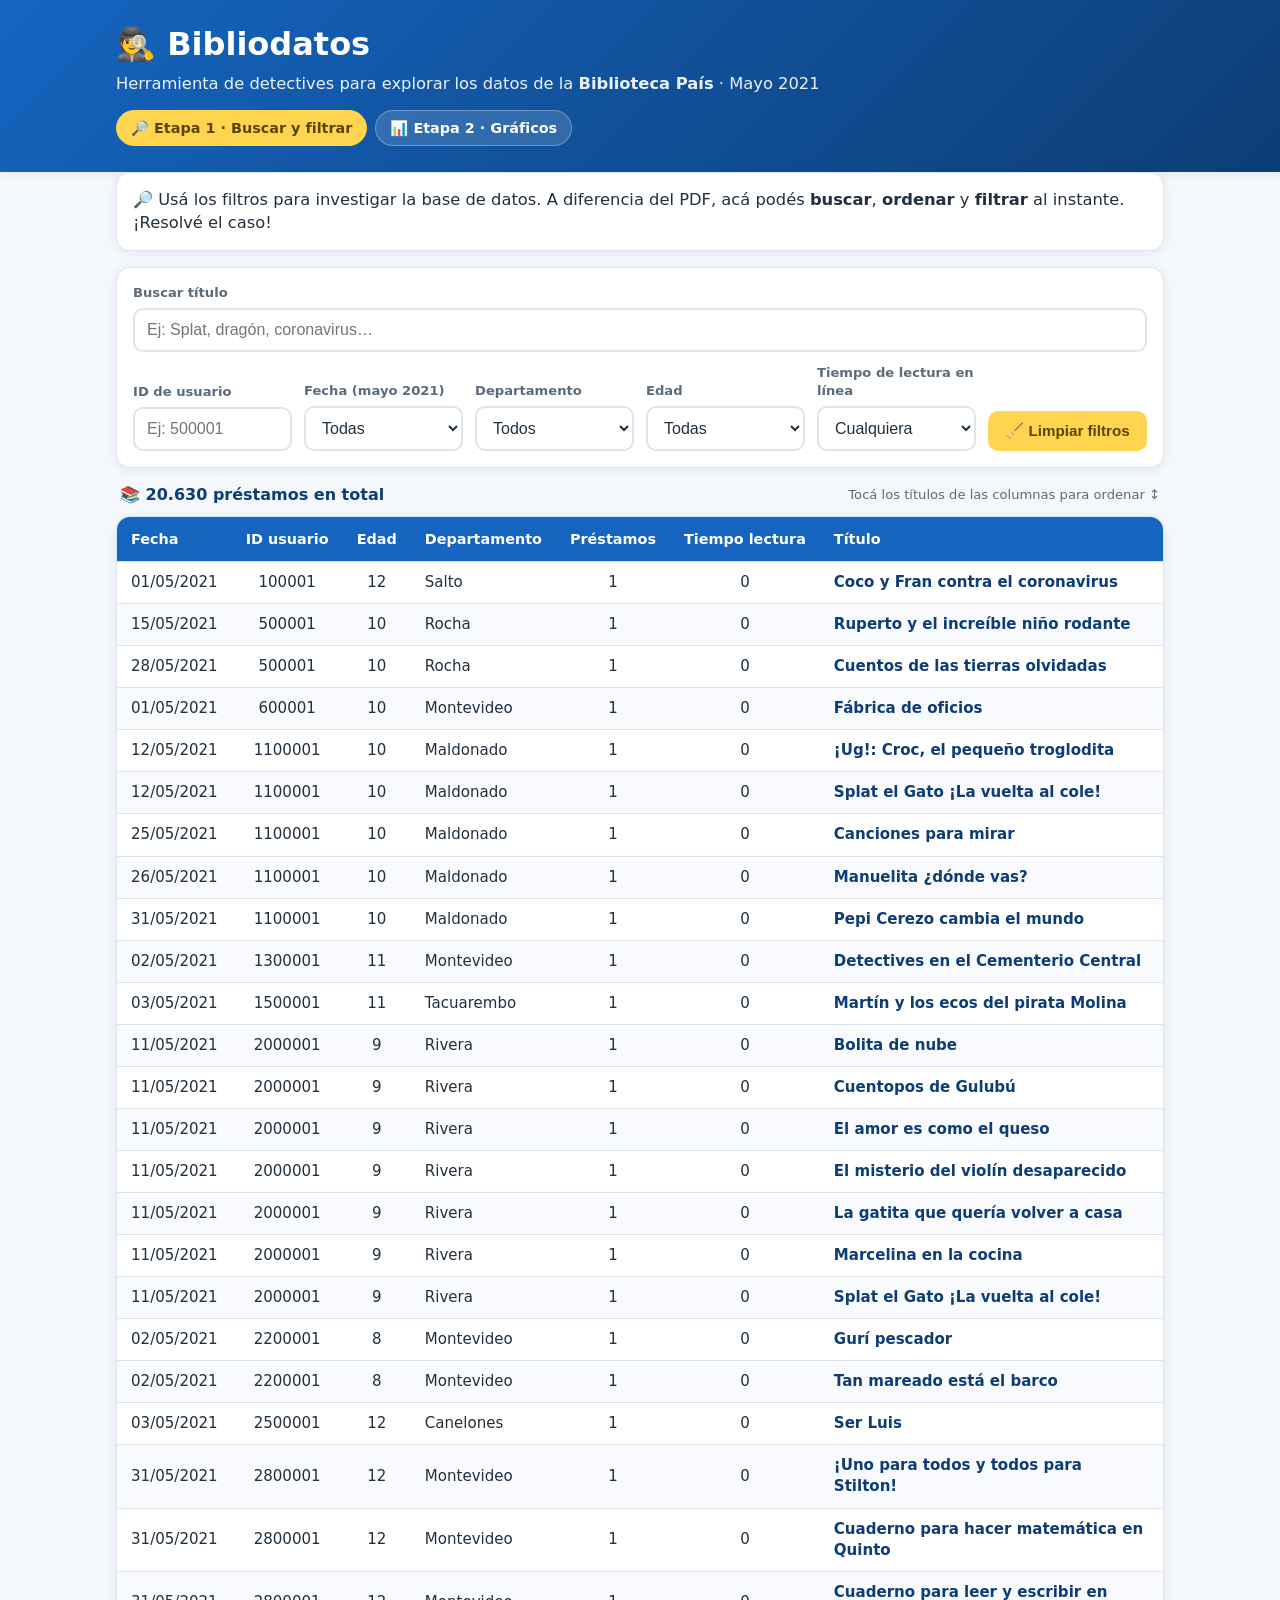
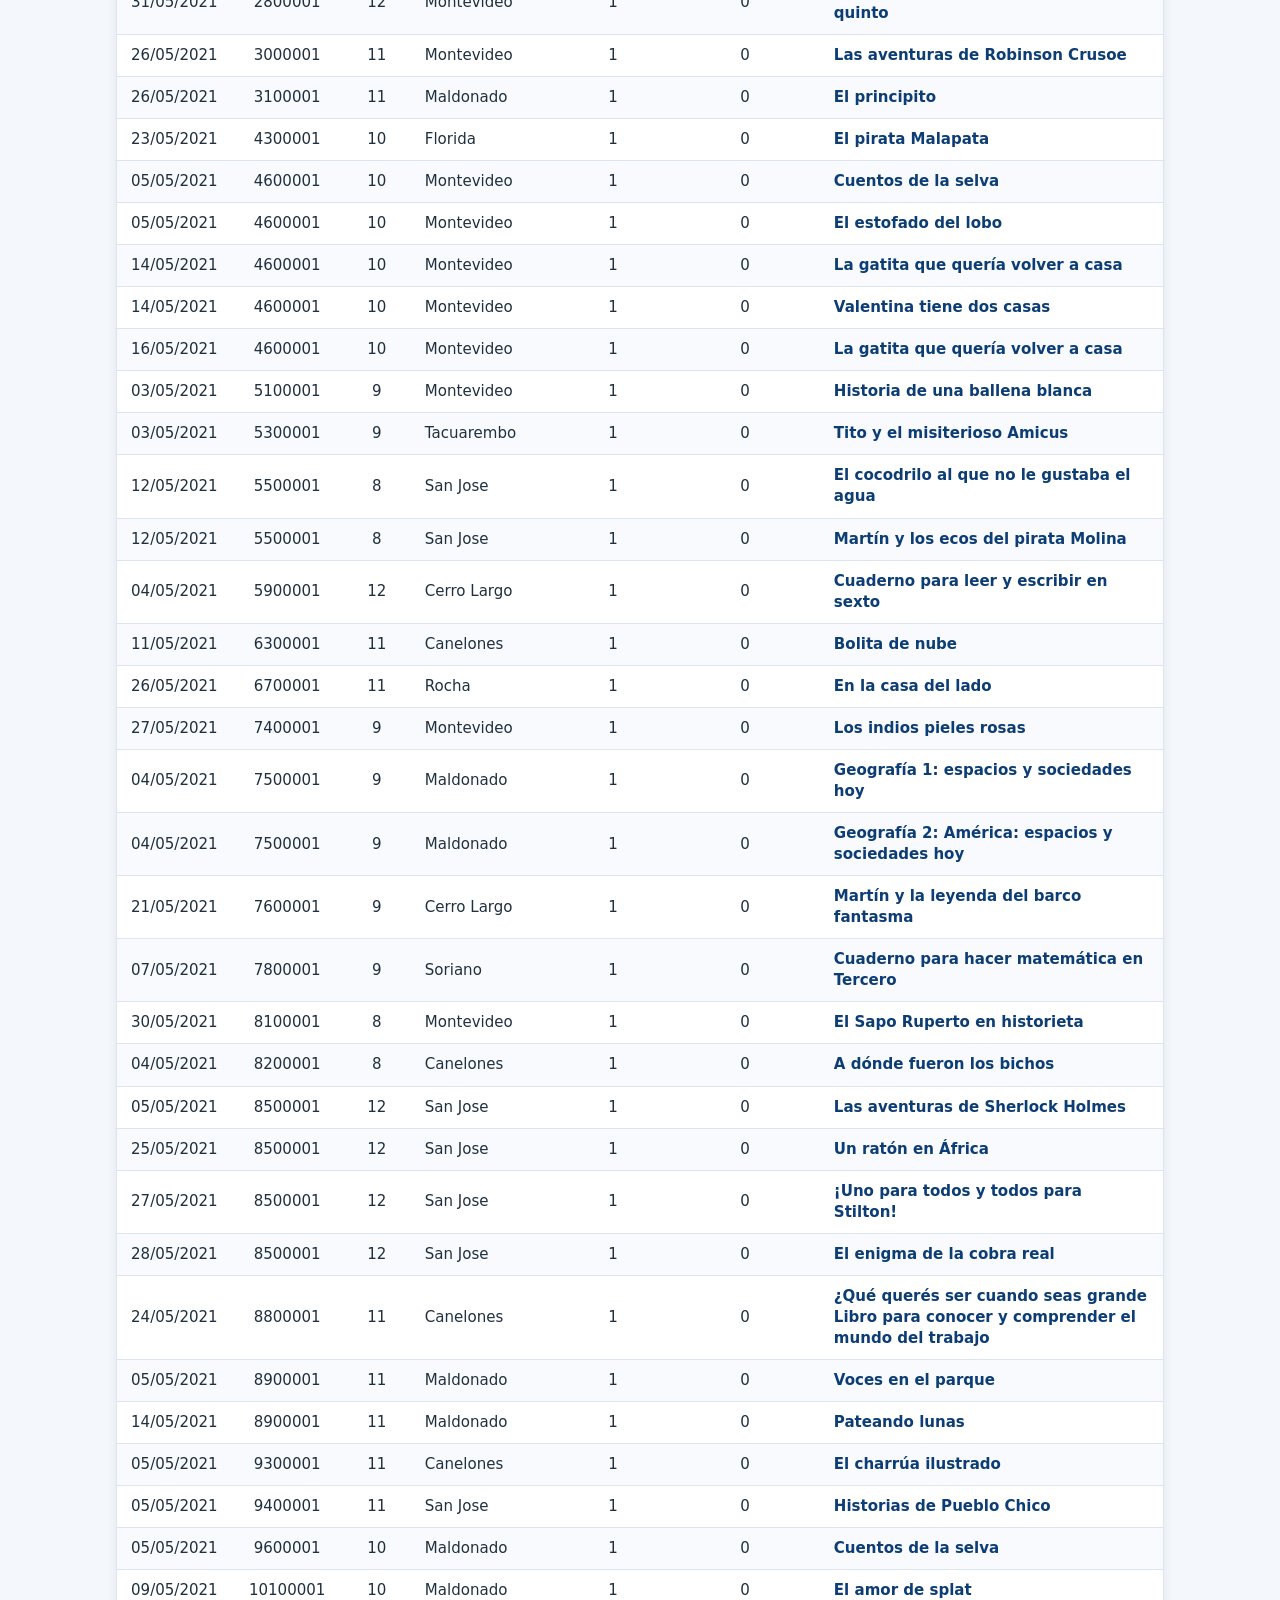
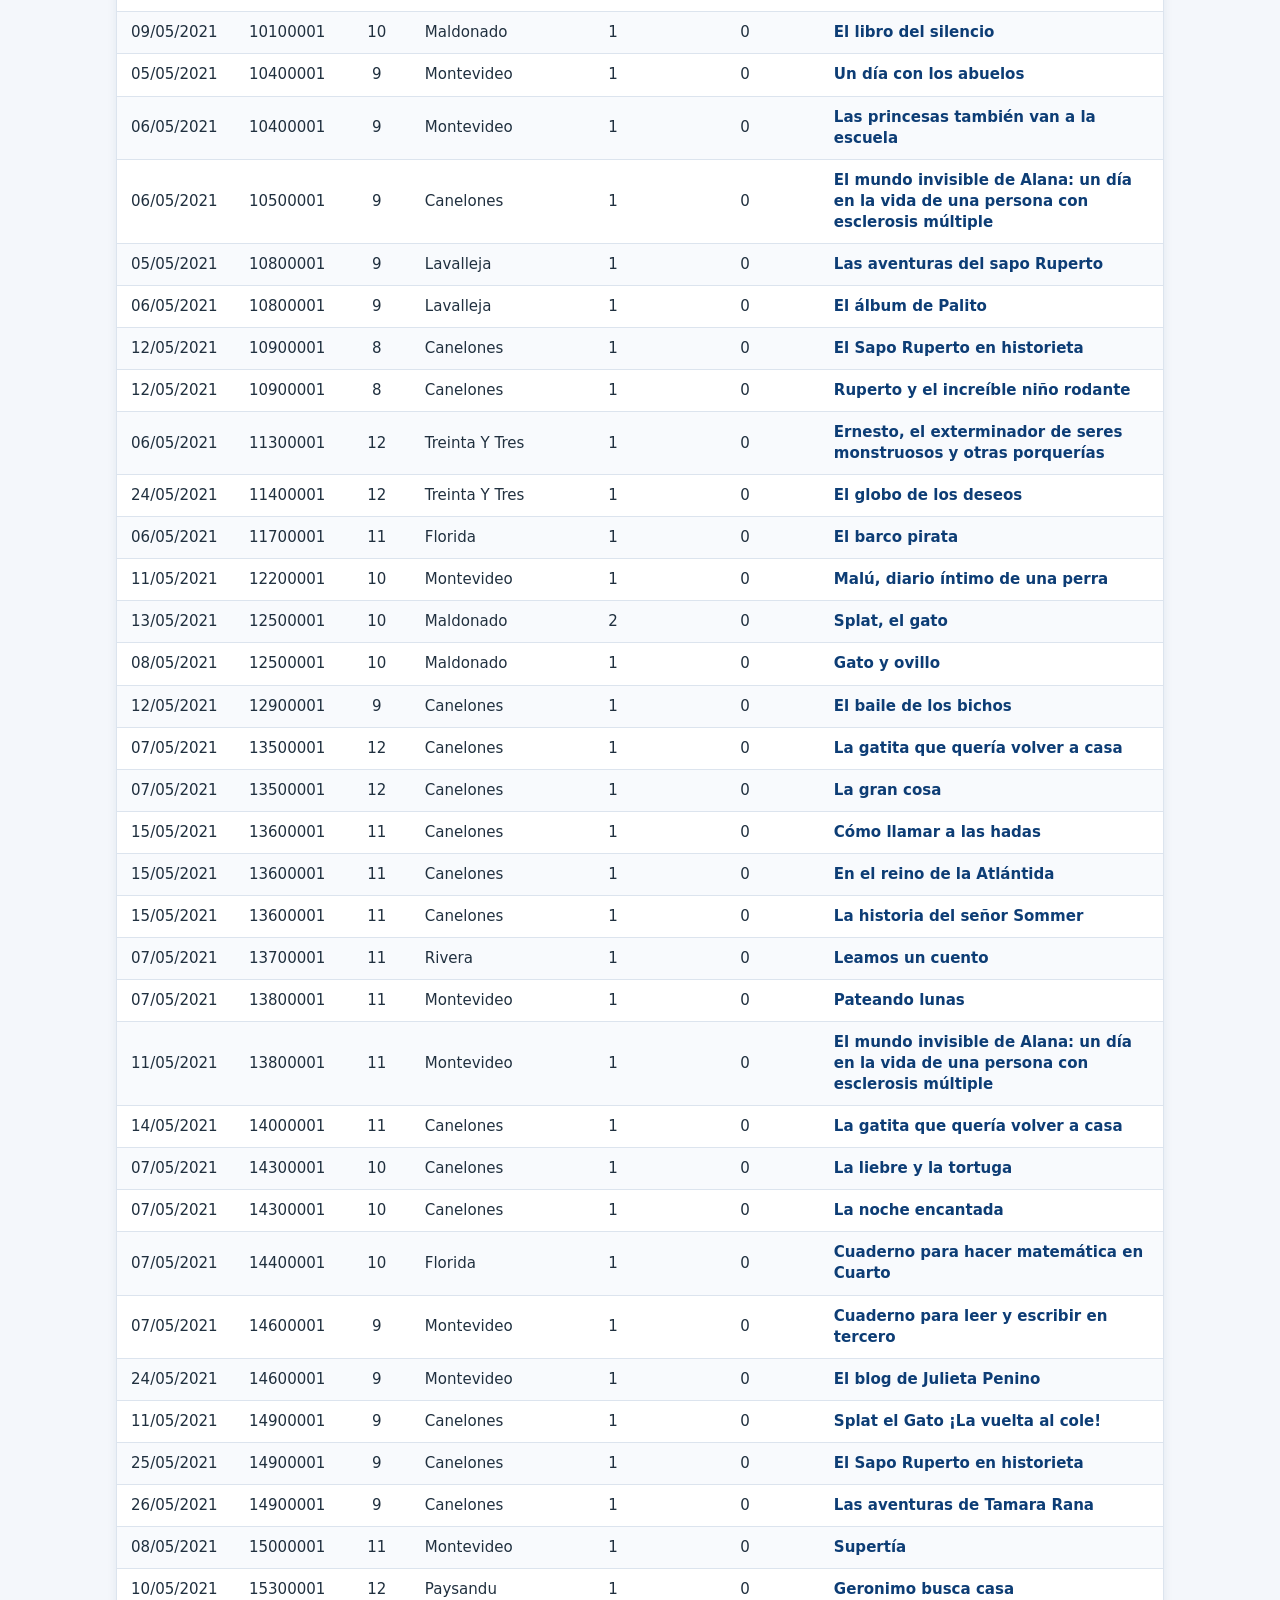
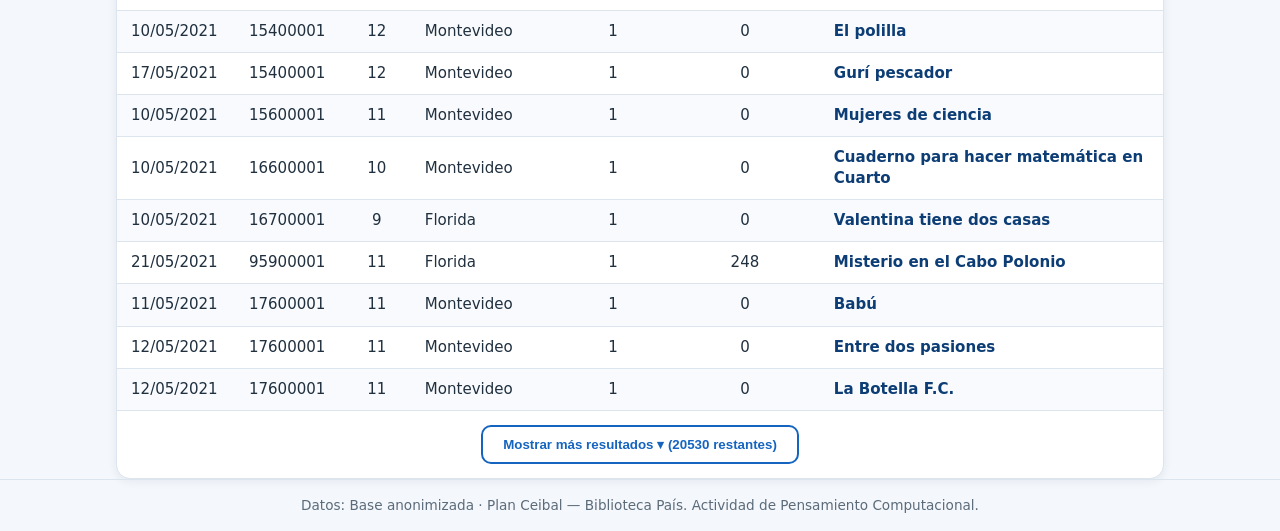
<file: index.html>
<!DOCTYPE html>
<html lang="es">
<head>
<meta charset="UTF-8">
<meta name="viewport" content="width=device-width, initial-scale=1.0">
<title>🔍 Bibliodatos — Biblioteca País</title>
<link rel="stylesheet" href="style.css">
<link rel="stylesheet" href="graficos.css">
</head>
<body>
<header>
  <div class="wrap">
    <h1>🕵️ Bibliodatos</h1>
    <p class="sub">Herramienta de detectives para explorar los datos de la <strong>Biblioteca País</strong> · Mayo 2021</p>
    <nav class="nav-etapas">
      <a href="index.html" class="activo" aria-current="page">🔎 Etapa 1 · Buscar y filtrar</a>
      <a href="graficos.html">📊 Etapa 2 · Gráficos</a>
    </nav>
  </div>
</header>

<main class="wrap">

  <section class="panel intro">
    <p>🔎 Usá los filtros para investigar la base de datos. A diferencia del PDF, acá podés
    <strong>buscar</strong>, <strong>ordenar</strong> y <strong>filtrar</strong> al instante. ¡Resolvé el caso!</p>
  </section>

  <section class="panel filtros">
    <div class="campo campo-busca">
      <label for="busca">Buscar título</label>
      <input type="text" id="busca" placeholder="Ej: Splat, dragón, coronavirus…" autocomplete="off">
    </div>
    <div class="campo">
      <label for="usuario">ID de usuario</label>
      <input type="number" id="usuario" placeholder="Ej: 500001" autocomplete="off">
    </div>
    <div class="campo">
      <label for="fecha">Fecha (mayo 2021)</label>
      <select id="fecha"><option value="">Todas</option></select>
    </div>
    <div class="campo">
      <label for="depto">Departamento</label>
      <select id="depto"><option value="">Todos</option></select>
    </div>
    <div class="campo">
      <label for="edad">Edad</label>
      <select id="edad"><option value="">Todas</option></select>
    </div>
    <div class="campo">
      <label for="tiempo">Tiempo de lectura en línea</label>
      <select id="tiempo">
        <option value="">Cualquiera</option>
        <option value="0">Sin lectura en línea (0 min)</option>
        <option value="1-10">1 a 10 min</option>
        <option value="11-30">11 a 30 min</option>
        <option value="31-60">31 a 60 min</option>
        <option value="61-">Más de 60 min</option>
      </select>
    </div>
    <div class="campo campo-btn">
      <button id="limpiar" type="button">🧹 Limpiar filtros</button>
    </div>
  </section>

  <section class="conteo">
    <span id="conteo">…</span>
    <span class="hint">Tocá los títulos de las columnas para ordenar ↕</span>
  </section>

  <section class="tabla-wrap">
    <table id="tabla">
      <thead>
        <tr>
          <th data-col="fecha">Fecha</th>
          <th data-col="id">ID usuario</th>
          <th data-col="edad">Edad</th>
          <th data-col="depto">Departamento</th>
          <th data-col="prestamos">Préstamos</th>
          <th data-col="tiempo">Tiempo lectura</th>
          <th data-col="titulo">Título</th>
        </tr>
      </thead>
      <tbody id="cuerpo"></tbody>
    </table>
    <div id="vacio" class="vacio" hidden>😕 No hay resultados con esos filtros. Probá cambiarlos.</div>
    <div id="mas-wrap" class="mas-wrap" hidden>
      <button id="mas" type="button">Mostrar más resultados ▾</button>
    </div>
  </section>

</main>

<footer>
  <div class="wrap">
    <p>Datos: Base anonimizada · Plan Ceibal — Biblioteca País. Actividad de Pensamiento Computacional.</p>
  </div>
</footer>

<script src="app.js"></script>
</body>
</html>
</file>
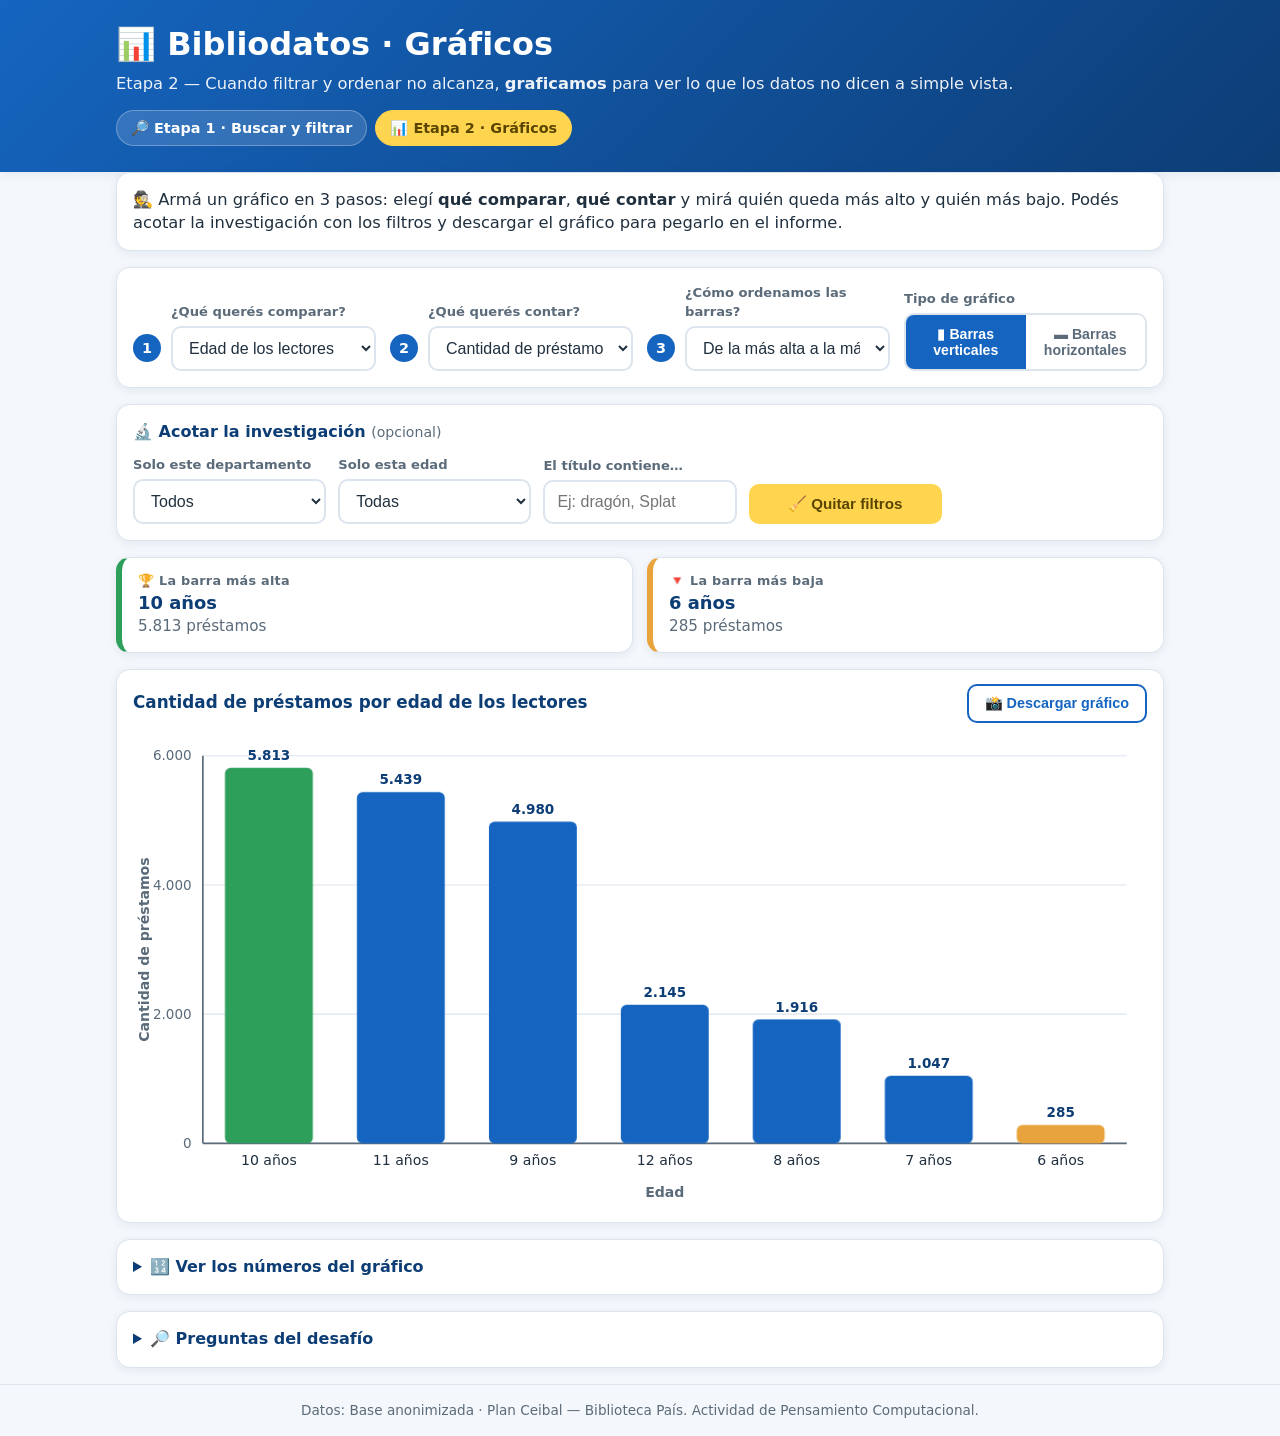
<file: graficos.html>
<!DOCTYPE html>
<html lang="es">
<head>
<meta charset="UTF-8">
<meta name="viewport" content="width=device-width, initial-scale=1.0">
<title>📊 Bibliodatos — Gráficos (Etapa 2)</title>
<link rel="stylesheet" href="style.css">
<link rel="stylesheet" href="graficos.css">
</head>
<body>
<header>
  <div class="wrap">
    <h1>📊 Bibliodatos · Gráficos</h1>
    <p class="sub">Etapa 2 — Cuando filtrar y ordenar no alcanza, <strong>graficamos</strong> para ver lo que los datos no dicen a simple vista.</p>
    <nav class="nav-etapas">
      <a href="index.html">🔎 Etapa 1 · Buscar y filtrar</a>
      <a href="graficos.html" class="activo" aria-current="page">📊 Etapa 2 · Gráficos</a>
    </nav>
  </div>
</header>

<main class="wrap">

  <section class="panel intro">
    <p>🕵️ Armá un gráfico en 3 pasos: elegí <strong>qué comparar</strong>, <strong>qué contar</strong> y mirá quién queda
    más alto y quién más bajo. Podés acotar la investigación con los filtros y descargar el gráfico para pegarlo en el informe.</p>
  </section>

  <section class="panel constructor">
    <div class="paso">
      <span class="paso-num">1</span>
      <div class="campo">
        <label for="dim">¿Qué querés comparar?</label>
        <select id="dim">
          <option value="edad">Edad de los lectores</option>
          <option value="depto">Departamento</option>
          <option value="dia">Día de mayo</option>
          <option value="rango">Tiempo de lectura en línea</option>
          <option value="titulo">Título del libro</option>
          <option value="usuario">ID de usuario</option>
        </select>
      </div>
    </div>

    <div class="paso">
      <span class="paso-num">2</span>
      <div class="campo">
        <label for="metrica">¿Qué querés contar?</label>
        <select id="metrica">
          <option value="prestamos">Cantidad de préstamos</option>
          <option value="lectores">Lectores distintos</option>
          <option value="minutos">Minutos leídos en línea (total)</option>
          <option value="promedio">Minutos leídos (promedio)</option>
        </select>
      </div>
    </div>

    <div class="paso">
      <span class="paso-num">3</span>
      <div class="campo">
        <label for="orden">¿Cómo ordenamos las barras?</label>
        <select id="orden">
          <option value="valor-desc">De la más alta a la más baja</option>
          <option value="valor-asc">De la más baja a la más alta</option>
          <option value="natural">Por categoría (edad, fecha, A-Z…)</option>
        </select>
      </div>
    </div>

    <div class="campo campo-top" id="wrap-top" hidden>
      <label for="top">¿Cuántas barras mostramos?</label>
      <select id="top">
        <option value="5">Las 5 primeras</option>
        <option value="10" selected>Las 10 primeras</option>
        <option value="15">Las 15 primeras</option>
        <option value="20">Las 20 primeras</option>
      </select>
    </div>

    <div class="campo campo-tipo">
      <label>Tipo de gráfico</label>
      <div class="segmentado" role="group" aria-label="Tipo de gráfico">
        <button type="button" id="tipo-v" class="activo" aria-pressed="true">▮ Barras verticales</button>
        <button type="button" id="tipo-h" aria-pressed="false">▬ Barras horizontales</button>
      </div>
    </div>
  </section>

  <section class="panel filtros filtros-graf">
    <p class="filtros-titulo">🔬 Acotar la investigación <span>(opcional)</span></p>
    <div class="campo">
      <label for="f-depto">Solo este departamento</label>
      <select id="f-depto"><option value="">Todos</option></select>
    </div>
    <div class="campo">
      <label for="f-edad">Solo esta edad</label>
      <select id="f-edad"><option value="">Todas</option></select>
    </div>
    <div class="campo">
      <label for="f-titulo">El título contiene…</label>
      <input type="text" id="f-titulo" placeholder="Ej: dragón, Splat" autocomplete="off">
    </div>
    <div class="campo campo-btn">
      <button id="f-limpiar" type="button">🧹 Quitar filtros</button>
    </div>
  </section>

  <section class="hallazgo" id="hallazgo" hidden>
    <div class="tarjeta tarjeta-max">
      <span class="tarjeta-rot">🏆 La barra más alta</span>
      <strong id="max-label">—</strong>
      <span id="max-valor" class="tarjeta-valor">—</span>
    </div>
    <div class="tarjeta tarjeta-min">
      <span class="tarjeta-rot">🔻 La barra más baja</span>
      <strong id="min-label">—</strong>
      <span id="min-valor" class="tarjeta-valor">—</span>
    </div>
  </section>

  <section class="grafico-wrap">
    <div class="grafico-barra-sup">
      <h2 id="titulo-graf">Gráfico</h2>
      <button id="descargar" type="button">📸 Descargar gráfico</button>
    </div>
    <div id="grafico" class="grafico" aria-live="polite"></div>
    <p id="graf-vacio" class="vacio" hidden>😕 Con esos filtros no quedan datos para graficar. Probá quitar alguno.</p>
  </section>

  <details class="panel tabla-datos">
    <summary>🔢 Ver los números del gráfico</summary>
    <div class="tabla-wrap tabla-wrap-graf">
      <table id="tabla-graf">
        <thead><tr><th>Categoría</th><th>Valor</th><th>Parte del total</th></tr></thead>
        <tbody id="cuerpo-graf"></tbody>
      </table>
    </div>
    <button id="copiar" type="button">📋 Copiar los datos</button>
    <span id="copiado" class="copiado" hidden>¡Copiado!</span>
  </details>

  <details class="panel pistas">
    <summary>🔎 Preguntas del desafío</summary>
    <ul>
      <li><strong>¿Qué edad tiene el grupo que menos visitó la Biblioteca País?</strong> Comparar por <em>Edad</em>, contar <em>préstamos</em>, ordenar de la más baja a la más alta.</li>
      <li><strong>¿Cuál es el libro más consultado? ¿Y el menos?</strong> Comparar por <em>Título</em> y cambiar el orden.</li>
      <li><strong>¿En qué departamento se leyó más?</strong> Comparar por <em>Departamento</em>.</li>
      <li><strong>¿Qué libro leen más los lectores de 11 años?</strong> Filtrá <em>edad = 11</em> y comparé por <em>Título</em>.</li>
      <li><strong>¿Qué día de mayo hubo más préstamos?</strong> Comparar por <em>Día de mayo</em>, ordenar por categoría para ver la evolución.</li>
      <li><strong>¿Quién leyó más minutos en línea?</strong> Comparar por <em>ID de usuario</em> y contar <em>minutos leídos</em>.</li>
    </ul>
    <p class="nota">📌 Esta base guarda <em>título</em>, no <em>género</em> ni <em>autor</em>. Para la pregunta del "género más consultado",
    agrupá por <em>Título</em> y conversen en clase qué género le correspondería a cada libro: los datos tienen límites, y notarlo es parte de la investigación.</p>
  </details>

</main>

<footer>
  <div class="wrap">
    <p>Datos: Base anonimizada · Plan Ceibal — Biblioteca País. Actividad de Pensamiento Computacional.</p>
  </div>
</footer>

<script src="graficos.js"></script>
</body>
</html>
</file>
<file: style.css>
:root{
  --azul:#1565c0;
  --azul-osc:#0d3d75;
  --amar:#ffd54f;
  --verde:#2e9e5b;
  --bg:#f4f7fb;
  --panel:#ffffff;
  --texto:#20303f;
  --gris:#5b6b7a;
  --borde:#dce4ee;
  --sombra:0 2px 10px rgba(20,60,110,.08);
}
*{box-sizing:border-box}
body{
  margin:0;
  font-family:"Segoe UI",system-ui,Arial,sans-serif;
  background:var(--bg);
  color:var(--texto);
  line-height:1.4;
}
.wrap{max-width:1080px;margin:0 auto;padding:0 16px}

header{
  background:linear-gradient(135deg,var(--azul),var(--azul-osc));
  color:#fff;
  padding:22px 0 26px;
  box-shadow:var(--sombra);
}
header h1{margin:0;font-size:2rem}
header .sub{margin:6px 0 0;opacity:.92;font-size:1.02rem}

main{padding:20px 0 40px}

.panel{
  background:var(--panel);
  border:1px solid var(--borde);
  border-radius:14px;
  box-shadow:var(--sombra);
  padding:16px;
  margin-bottom:16px;
}
.intro p{margin:0;font-size:1.02rem}

.filtros{
  display:grid;
  grid-template-columns:repeat(auto-fit,minmax(150px,1fr));
  gap:12px;
  align-items:end;
}
.campo-busca{grid-column:1 / -1}
.campo label{
  display:block;
  font-size:.82rem;
  font-weight:600;
  color:var(--gris);
  margin-bottom:5px;
}
.campo input,.campo select{
  width:100%;
  padding:11px 12px;
  border:2px solid var(--borde);
  border-radius:10px;
  font-size:1rem;
  background:#fff;
  color:var(--texto);
}
.campo input:focus,.campo select:focus{
  outline:none;
  border-color:var(--azul);
}
.campo-btn{display:flex}
#limpiar{
  width:100%;
  padding:11px 12px;
  border:none;
  border-radius:10px;
  background:var(--amar);
  color:#5a4500;
  font-weight:700;
  font-size:.95rem;
  cursor:pointer;
}
#limpiar:hover{filter:brightness(.96)}

.conteo{
  display:flex;
  justify-content:space-between;
  align-items:center;
  flex-wrap:wrap;
  gap:6px;
  margin:4px 4px 10px;
  font-weight:600;
}
#conteo{color:var(--azul-osc)}
.conteo .hint{font-weight:400;font-size:.82rem;color:var(--gris)}

.tabla-wrap{
  background:var(--panel);
  border:1px solid var(--borde);
  border-radius:14px;
  box-shadow:var(--sombra);
  overflow-x:auto;
}
table{width:100%;border-collapse:collapse;min-width:720px}
thead th{
  background:var(--azul);
  color:#fff;
  text-align:left;
  padding:12px 14px;
  font-size:.9rem;
  cursor:pointer;
  user-select:none;
  white-space:nowrap;
  position:sticky;
  top:0;
}
thead th:hover{background:var(--azul-osc)}
thead th.asc::after{content:" ▲";font-size:.75em}
thead th.desc::after{content:" ▼";font-size:.75em}
tbody td{padding:10px 14px;border-top:1px solid var(--borde);font-size:.94rem}
tbody tr:nth-child(even){background:#f8fafd}
tbody tr:hover{background:#eef5ff}
td.titulo{font-weight:600;color:var(--azul-osc)}
td.num{text-align:center}

.vacio{padding:34px 16px;text-align:center;color:var(--gris);font-size:1.05rem}

.mas-wrap{padding:14px;text-align:center;border-top:1px solid var(--borde)}
#mas{
  padding:10px 20px;
  border:2px solid var(--azul);
  background:#fff;
  color:var(--azul);
  border-radius:10px;
  font-weight:700;
  cursor:pointer;
}
#mas:hover{background:var(--azul);color:#fff}

footer{
  border-top:1px solid var(--borde);
  padding:16px 0;
  color:var(--gris);
  font-size:.85rem;
  text-align:center;
}
footer p{margin:0}

@media(max-width:520px){
  header h1{font-size:1.6rem}
  .conteo{font-size:.9rem}
}
</file>
<file: graficos.css>
/* Etapa 2 — Gráficos. Se carga después de style.css y reusa sus variables. */

.nav-etapas{display:flex;gap:8px;margin-top:14px;flex-wrap:wrap}
.nav-etapas a{
  display:inline-block;
  padding:7px 14px;
  border-radius:999px;
  background:rgba(255,255,255,.14);
  color:#fff;
  text-decoration:none;
  font-size:.9rem;
  font-weight:600;
  border:1px solid rgba(255,255,255,.28);
}
.nav-etapas a:hover{background:rgba(255,255,255,.26)}
.nav-etapas a.activo{background:var(--amar);color:#5a4500;border-color:var(--amar)}

/* --- constructor de 3 pasos --- */
.constructor{
  display:grid;
  grid-template-columns:repeat(auto-fit,minmax(230px,1fr));
  gap:14px;
  align-items:end;
}
.paso{display:flex;gap:10px;align-items:flex-end}
.paso .campo{flex:1}
.paso-num{
  flex:0 0 auto;
  width:28px;height:28px;
  margin-bottom:9px;
  border-radius:50%;
  background:var(--azul);
  color:#fff;
  font-weight:700;
  font-size:.9rem;
  display:grid;place-items:center;
}
.campo-tipo .segmentado{display:flex;gap:0;border:2px solid var(--borde);border-radius:10px;overflow:hidden}
.segmentado button{
  flex:1;
  padding:11px 6px;
  border:none;
  background:#fff;
  color:var(--gris);
  font-size:.88rem;
  font-weight:600;
  cursor:pointer;
}
.segmentado button:hover{background:#eef5ff}
.segmentado button.activo{background:var(--azul);color:#fff}
.segmentado button:focus-visible{outline:3px solid var(--amar);outline-offset:-3px}

/* --- filtros de la etapa 2 --- */
.filtros-graf{grid-template-columns:repeat(auto-fit,minmax(180px,1fr))}
.filtros-titulo{
  grid-column:1 / -1;
  margin:0;
  font-weight:700;
  color:var(--azul-osc);
}
.filtros-titulo span{font-weight:400;color:var(--gris);font-size:.88rem}
#f-limpiar{
  width:100%;padding:11px 12px;border:none;border-radius:10px;
  background:var(--amar);color:#5a4500;font-weight:700;font-size:.95rem;cursor:pointer;
}
#f-limpiar:hover{filter:brightness(.96)}

/* --- tarjetas de hallazgos --- */
.hallazgo{display:grid;grid-template-columns:1fr 1fr;gap:14px;margin-bottom:16px}
.tarjeta{
  background:var(--panel);
  border:1px solid var(--borde);
  border-left:6px solid var(--verde);
  border-radius:14px;
  box-shadow:var(--sombra);
  padding:14px 16px;
  display:flex;flex-direction:column;gap:2px;
}
.tarjeta-min{border-left-color:#e8a33d}
.tarjeta-rot{font-size:.8rem;font-weight:700;color:var(--gris);letter-spacing:.02em}
.tarjeta strong{font-size:1.12rem;color:var(--azul-osc);line-height:1.25}
.tarjeta-valor{font-size:.95rem;color:var(--gris)}

/* --- gráfico --- */
.grafico-wrap{
  background:var(--panel);
  border:1px solid var(--borde);
  border-radius:14px;
  box-shadow:var(--sombra);
  padding:14px 16px 18px;
  margin-bottom:16px;
}
.grafico-barra-sup{
  display:flex;justify-content:space-between;align-items:center;
  gap:10px;flex-wrap:wrap;margin-bottom:8px;
}
.grafico-barra-sup h2{margin:0;font-size:1.05rem;color:var(--azul-osc)}
#descargar{
  padding:9px 16px;border:2px solid var(--azul);border-radius:10px;
  background:#fff;color:var(--azul);font-weight:700;font-size:.9rem;cursor:pointer;
}
#descargar:hover{background:var(--azul);color:#fff}
#descargar:disabled{opacity:.5;cursor:not-allowed}
.grafico{overflow-x:auto}
.grafico svg{display:block;width:100%;height:auto;min-width:620px}

/* --- tabla y pistas --- */
.tabla-datos summary,.pistas summary{
  cursor:pointer;font-weight:700;color:var(--azul-osc);font-size:1rem;
}
.tabla-wrap-graf{margin-top:12px;box-shadow:none;border-radius:10px}
.tabla-wrap-graf table{min-width:420px}
#copiar{
  margin-top:12px;padding:9px 16px;border:2px solid var(--azul);border-radius:10px;
  background:#fff;color:var(--azul);font-weight:700;font-size:.9rem;cursor:pointer;
}
#copiar:hover{background:var(--azul);color:#fff}
.copiado{margin-left:10px;color:var(--verde);font-weight:700;font-size:.9rem}
.pistas ul{margin:12px 0 0;padding-left:22px}
.pistas li{margin-bottom:7px}
.pistas em{color:var(--azul);font-style:normal;font-weight:600}
.pistas .nota{
  margin:14px 0 0;padding:11px 13px;
  background:#fff8e1;border-left:4px solid var(--amar);border-radius:8px;
  font-size:.92rem;color:#5a4500;
}
.pistas .nota em{color:#5a4500;font-weight:700}

button:focus-visible,select:focus-visible,input:focus-visible,summary:focus-visible,a:focus-visible{
  outline:3px solid var(--amar);outline-offset:2px;
}

@media(max-width:640px){
  .hallazgo{grid-template-columns:1fr}
  .grafico svg{min-width:520px}
}
</file>
